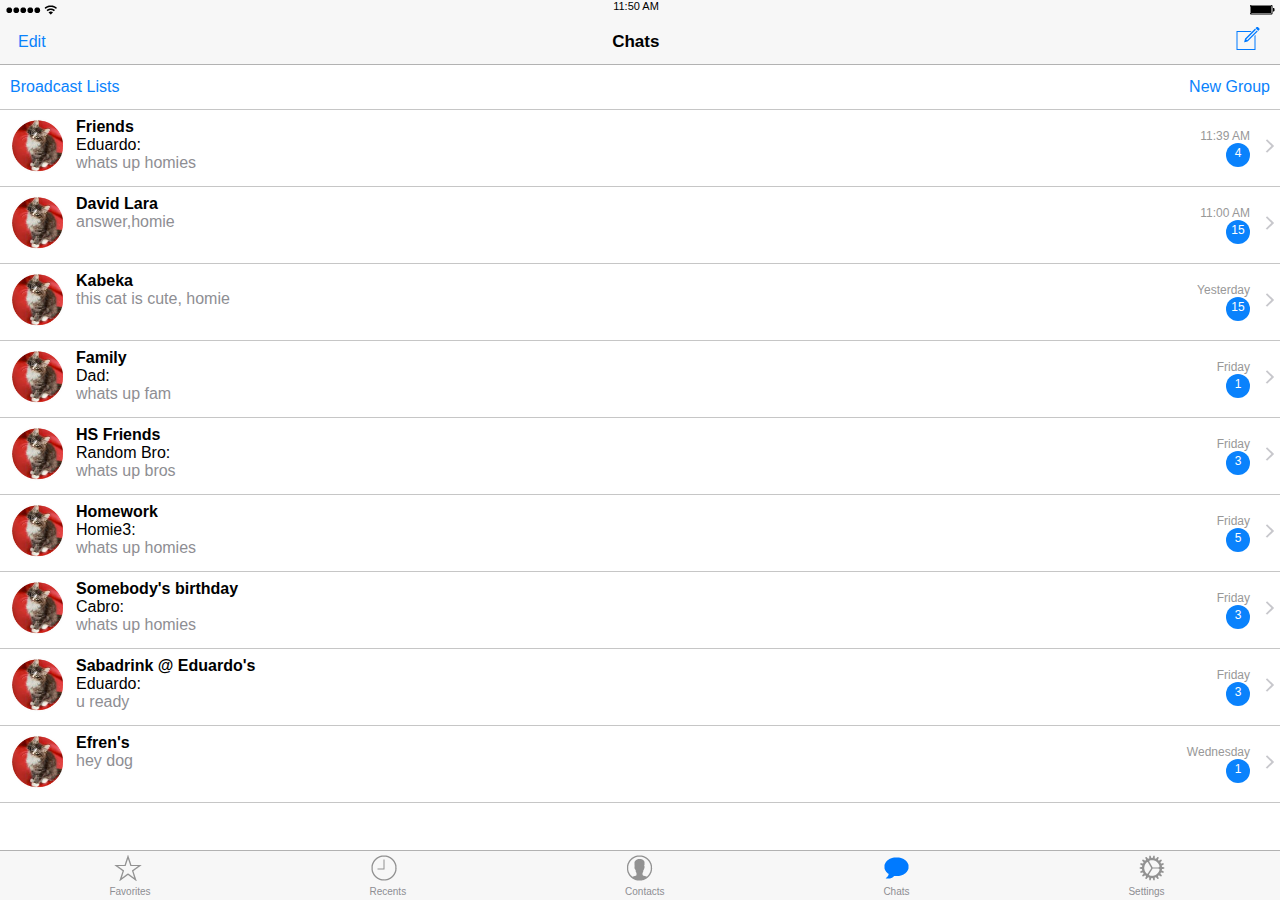
<file: index.html>
<!DOCTYPE html>
<html lang='en'>
  <head>
    <meta charset="utf-8" />
    <title>Whatsapp Mock Up by David Lara yeah</title>
    <link rel='stylesheet' href='styles.css' />
  </head>

  <body>
      <!--This is the first Bar, where's the time/battery/wifi-->
      <nav class='navbar'>
        <div class='statusbar'>
        <span><img src='icons/status-bar-signal.png' /></span>
        <p class='hour'>11:50 AM</p>
        <span><img src='icons/status-bar-battery.png' /></span>
        </div>
        <div class='headwhats'>
          <span><p class='bluetext'>Edit</p></span>
          <span><p class='chatsHead'>Chats</p></span>
          <span><img src='icons/compose-button.png'/></span>
        </div>
       </nav>

      <!--Chat Section, with main options and chats  -->
      <div class='chatSection'>
          <!--This are the 'Broadcast' and 'new Group' options-->
          <div class='optionsChat'>
            <span><p class='bluetext'>Broadcast Lists</p></span>
            <span><p class='bluetext'>New Group</p></span>
          </div>
          <!-- F Chat -->
           <a class = 'chat' href='https://www.whatsapp.com'>
            <div class='chatInfo'>
              <span><img class='icon' src="icons/chat-icon.png" /></span>
              <div class='chatTitles'>
                <span><p class='chatName'>Friends</p></span>
                <span><p class='memberName'>Eduardo:</p></span>
                <span><p class='msj'>whats up homies</p></span>
              </div>
            </div>
            <div class='chatData'>
              <div class='data'>
                <span><p class='time'>11:39 AM</p></span>
                <span><div class='unread'>4</div></span>
              </div>
              <span><img src='icons/cell-accessory.png'/></span>
            </div>
          </a>
          <!-- s chat -->
          <a class = 'chat' href='https://www.whatsapp.com'>
           <div class='chatInfo'>
             <span><img class='icon' src="icons/chat-icon.png" /></span>
             <div class='chatTitles'>
               <span><p class='chatName'>David Lara</p></span>
               <span><p class='msj'>answer,homie</p></span>
             </div>
           </div>
           <div class='chatData'>
             <div class='data'>
               <span><p class='time'>11:00 AM</p></span>
               <span><div class='unread'>15</div></span>
             </div>
             <span><img src='icons/cell-accessory.png'/></span>
           </div>
         </a>
         <!--third chat -->
         <a class = 'chat' href='https://www.whatsapp.com'>
          <div class='chatInfo'>
            <span><img class='icon' src="icons/chat-icon.png" /></span>
            <div class='chatTitles'>
              <span><p class='chatName'>Kabeka</p></span>
              <span><p class='msj'>this cat is cute, homie</p></span>
            </div>
          </div>
          <div class='chatData'>
            <div class='data'>
              <span><p class='time'>Yesterday</p></span>
              <span><div class='unread'>15</div></span>
            </div>
            <span><img src='icons/cell-accessory.png'/></span>
          </div>
          </a>
          <!-- F Chat -->
          <a class = 'chat' href='https://www.whatsapp.com'>
            <div class='chatInfo'>
              <span><img class='icon' src="icons/chat-icon.png" /></span>
              <div class='chatTitles'>
                <span><p class='chatName'>Family</p></span>
                <span><p class='memberName'>Dad:</p></span>
                <span><p class='msj'>whats up fam</p></span>
              </div>
            </div>
            <div class='chatData'>
              <div class='data'>
                <span><p class='time'>Friday</p></span>
                <span><div class='unread'>1</div></span>
              </div>
              <span><img src='icons/cell-accessory.png'/></span>
            </div>
          </a>
          <!-- F Chat -->
          <a class = 'chat' href='https://www.whatsapp.com'>
            <div class='chatInfo'>
              <span><img class='icon' src="icons/chat-icon.png" /></span>
              <div class='chatTitles'>
                <span><p class='chatName'>HS Friends</p></span>
                <span><p class='memberName'>Random Bro:</p></span>
                <span><p class='msj'>whats up bros</p></span>
              </div>
            </div>
            <div class='chatData'>
              <div class='data'>
                <span><p class='time'>Friday</p></span>
                <span><div class='unread'>3</div></span>
              </div>
              <span><img src='icons/cell-accessory.png'/></span>
            </div>
          </a>
          <!-- F Chat -->
          <a class = 'chat' href='https://www.whatsapp.com'>
            <div class='chatInfo'>
              <span><img class='icon' src="icons/chat-icon.png" /></span>
              <div class='chatTitles'>
                <span><p class='chatName'>Homework</p></span>
                <span><p class='memberName'>Homie3:</p></span>
                <span><p class='msj'>whats up homies</p></span>
              </div>
            </div>
            <div class='chatData'>
              <div class='data'>
                <span><p class='time'>Friday</p></span>
                <span><div class='unread'>5</div></span>
              </div>
              <span><img src='icons/cell-accessory.png'/></span>
            </div>
          </a>
          <!-- F Chat -->
          <a class = 'chat' href='https://www.whatsapp.com'>
            <div class='chatInfo'>
              <span><img class='icon' src="icons/chat-icon.png" /></span>
              <div class='chatTitles'>
                <span><p class='chatName'>Somebody's birthday</p></span>
                <span><p class='memberName'>Cabro:</p></span>
                <span><p class='msj'>whats up homies</p></span>
              </div>
            </div>
            <div class='chatData'>
              <div class='data'>
                <span><p class='time'>Friday</p></span>
                <span><div class='unread'>3</div></span>
              </div>
              <span><img src='icons/cell-accessory.png'/></span>
            </div>
          </a>
          <!-- F Chat -->
          <a class = 'chat' href='https://www.whatsapp.com'>
            <div class='chatInfo'>
              <span><img class='icon' src="icons/chat-icon.png" /></span>
              <div class='chatTitles'>
                <span><p class='chatName'>Sabadrink @ Eduardo's</p></span>
                <span><p class='memberName'>Eduardo:</p></span>
                <span><p class='msj'>u ready</p></span>
              </div>
            </div>
            <div class='chatData'>
              <div class='data'>
                <span><p class='time'>Friday</p></span>
                <span><div class='unread'>3</div></span>
              </div>
              <span><img src='icons/cell-accessory.png'/></span>
            </div>
          </a>
          <a class='chat' href='https://www.whatsapp.com'>
            <div class='chatInfo'>
              <span><img class='icon' src='icons/chat-icon.png'/></span>
              <div class='chatTitles'>
                <span><p class='chatName'>Efren's</p></span>
                <span><p class='msj'>hey dog</p></span>
              </div>
            </div>
            <div class='chatData'>
              <div class='data'>
                <span><p class='time'>Wednesday</p></span>
                <span><div class='unread'>1</div></span>
              </div>
              <span><img src='icons/cell-accessory.png'/></span>
            </div>
          </a>

        </div>

      <!--this is the footer -->
      <div class='tabbar'>
        <div class='tabimg'>
        <span><img src='icons/tab-bar-favorites.png'/></span>
        <span><img src='icons/tab-bar-recents.png' /></span>
        <span><img src='icons/tab-bar-contacts.png' /></span>
        <span><img src='icons/tab-bar-chats.png' /></span>
        <spam><img src='icons/tab-bar-settings.png'/></span>
        </div>
        <div class='tabimgtitles'>
          <span><p class='tabtext'>Favorites</p></span>
          <span><p class='tabtext'>Recents</p></span>
          <span><p class='tabtext'>Contacts</p></span>
          <span><p class='tabtext'>Chats</p></span>
          <span><p class='tabtext'>Settings</p></span>
        </div>
      </div>

  </body>
</html>
</file>
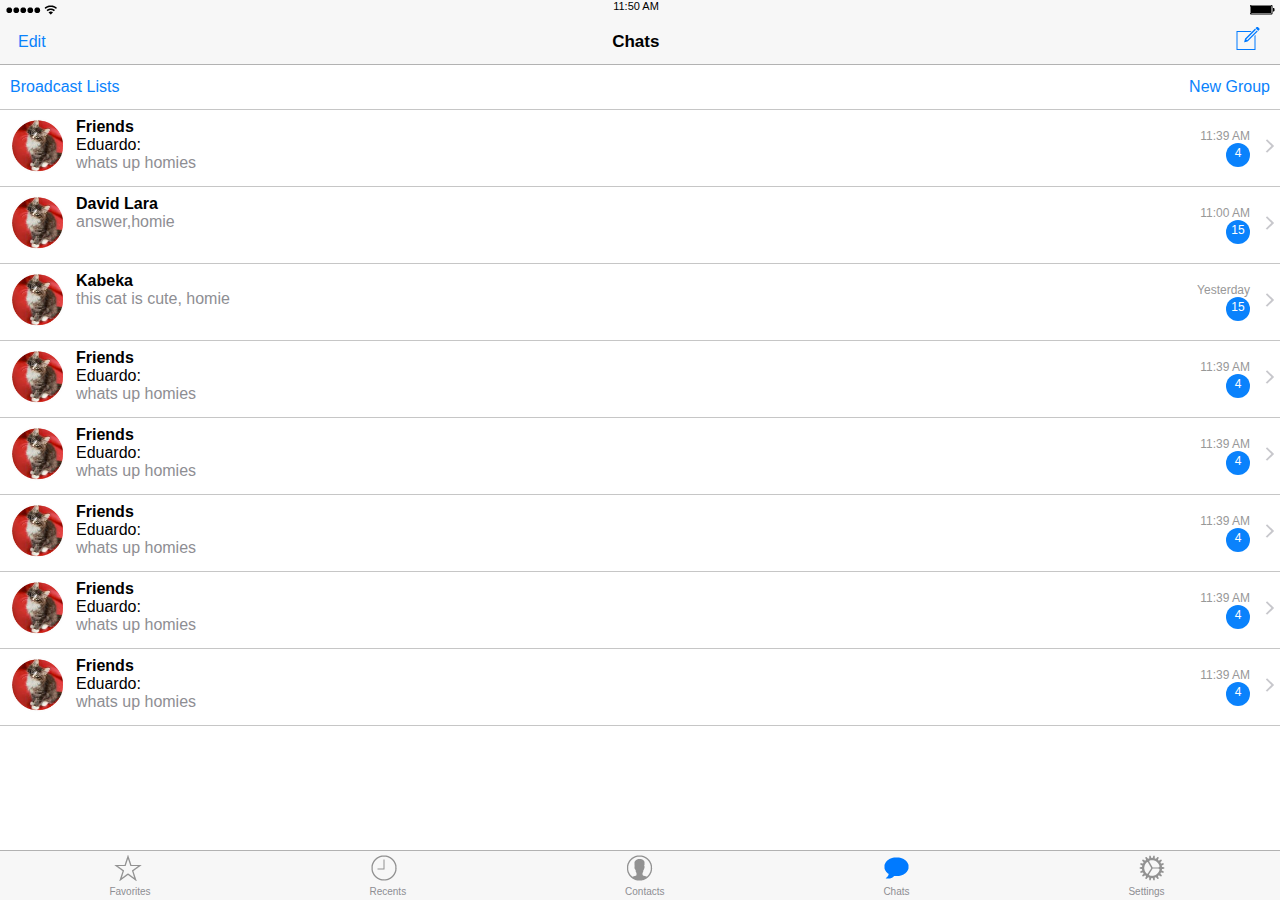
<file: whatsapp.html>
<!DOCTYPE html>
<html lang='en'>
  <head>
    <meta charset="utf-8" />
    <title>Whatsapp</title>
    <link rel='stylesheet' href='styles.css' />
  </head>

  <body>
        <!--This is the first Bar, where's the time/battery/wifi
            bellow there's the chat header and its options-->
       <nav class='navbar'>
        <div class='statusbar'>
        <span><img src='icons/status-bar-signal.png' /></span>
        <p class='hour'>11:50 AM</p>
        <span><img src='icons/status-bar-battery.png' /></span>
        </div>
        <div class='headwhats'>
          <span><p class='bluetext'>Edit</p></span>
          <span><p class='chatsHead'>Chats</p></span>
          <span><img src='icons/compose-button.png'/></span>
        </div>
      </nav>

      <div class='chatSection'>
        <!--This are the 'Broadcast' and 'new Group' options-->
        <div class='optionsChat'>
          <span><p class='bluetext'>Broadcast Lists</p></span>
          <span><p class='bluetext'>New Group</p></span>
        </div>
        <!-- F Chat -->
         <a class = 'chat' href='https://www.whatsapp.com'>
          <div class='chatInfo'>
            <span><img class='icon' src="icons/chat-icon.png" /></span>
            <div class='chatTitles'>
              <span><p class='chatName'>Friends</p></span>
              <span><p class='memberName'>Eduardo:</p></span>
              <span><p class='msj'>whats up homies</p></span>
            </div>
          </div>
          <div class='chatData'>
            <div class='data'>
              <span><p class='time'>11:39 AM</p></span>
              <span><div class='unread'>4</div></span>
            </div>
            <span><img src='icons/cell-accessory.png'/></span>
          </div>
        </a>
        <!-- s chat -->
        <a class = 'chat' href='https://www.whatsapp.com'>
         <div class='chatInfo'>
           <span><img class='icon' src="icons/chat-icon.png" /></span>
           <div class='chatTitles'>
             <span><p class='chatName'>David Lara</p></span>
             <span><p class='msj'>answer,homie</p></span>
           </div>
         </div>
         <div class='chatData'>
           <div class='data'>
             <span><p class='time'>11:00 AM</p></span>
             <span><div class='unread'>15</div></span>
           </div>
           <span><img src='icons/cell-accessory.png'/></span>
         </div>
       </a>
       <!--third chat -->
       <a class = 'chat' href='https://www.whatsapp.com'>
        <div class='chatInfo'>
          <span><img class='icon' src="icons/chat-icon.png" /></span>
          <div class='chatTitles'>
            <span><p class='chatName'>Kabeka</p></span>
            <span><p class='msj'>this cat is cute, homie</p></span>
          </div>
        </div>
        <div class='chatData'>
          <div class='data'>
            <span><p class='time'>Yesterday</p></span>
            <span><div class='unread'>15</div></span>
          </div>
          <span><img src='icons/cell-accessory.png'/></span>
        </div>
        </a>
        <!-- F Chat -->
        <a class = 'chat' href='https://www.whatsapp.com'>
          <div class='chatInfo'>
            <span><img class='icon' src="icons/chat-icon.png" /></span>
            <div class='chatTitles'>
              <span><p class='chatName'>Friends</p></span>
              <span><p class='memberName'>Eduardo:</p></span>
              <span><p class='msj'>whats up homies</p></span>
            </div>
          </div>
          <div class='chatData'>
            <div class='data'>
              <span><p class='time'>11:39 AM</p></span>
              <span><div class='unread'>4</div></span>
            </div>
            <span><img src='icons/cell-accessory.png'/></span>
          </div>
        </a>
        <!-- F Chat -->
        <a class = 'chat' href='https://www.whatsapp.com'>
          <div class='chatInfo'>
            <span><img class='icon' src="icons/chat-icon.png" /></span>
            <div class='chatTitles'>
              <span><p class='chatName'>Friends</p></span>
              <span><p class='memberName'>Eduardo:</p></span>
              <span><p class='msj'>whats up homies</p></span>
            </div>
          </div>
          <div class='chatData'>
            <div class='data'>
              <span><p class='time'>11:39 AM</p></span>
              <span><div class='unread'>4</div></span>
            </div>
            <span><img src='icons/cell-accessory.png'/></span>
          </div>
        </a>
        <!-- F Chat -->
        <a class = 'chat' href='https://www.whatsapp.com'>
          <div class='chatInfo'>
            <span><img class='icon' src="icons/chat-icon.png" /></span>
            <div class='chatTitles'>
              <span><p class='chatName'>Friends</p></span>
              <span><p class='memberName'>Eduardo:</p></span>
              <span><p class='msj'>whats up homies</p></span>
            </div>
          </div>
          <div class='chatData'>
            <div class='data'>
              <span><p class='time'>11:39 AM</p></span>
              <span><div class='unread'>4</div></span>
            </div>
            <span><img src='icons/cell-accessory.png'/></span>
          </div>
        </a>
        <!-- F Chat -->
        <a class = 'chat' href='https://www.whatsapp.com'>
          <div class='chatInfo'>
            <span><img class='icon' src="icons/chat-icon.png" /></span>
            <div class='chatTitles'>
              <span><p class='chatName'>Friends</p></span>
              <span><p class='memberName'>Eduardo:</p></span>
              <span><p class='msj'>whats up homies</p></span>
            </div>
          </div>
          <div class='chatData'>
            <div class='data'>
              <span><p class='time'>11:39 AM</p></span>
              <span><div class='unread'>4</div></span>
            </div>
            <span><img src='icons/cell-accessory.png'/></span>
          </div>
        </a>
        <!-- F Chat -->
        <a class = 'chat' href='https://www.whatsapp.com'>
          <div class='chatInfo'>
            <span><img class='icon' src="icons/chat-icon.png" /></span>
            <div class='chatTitles'>
              <span><p class='chatName'>Friends</p></span>
              <span><p class='memberName'>Eduardo:</p></span>
              <span><p class='msj'>whats up homies</p></span>
            </div>
          </div>
          <div class='chatData'>
            <div class='data'>
              <span><p class='time'>11:39 AM</p></span>
              <span><div class='unread'>4</div></span>
            </div>
            <span><img src='icons/cell-accessory.png'/></span>
          </div>
        </a>

      </div>



      <!--this is the footer -->
      <div class='tabbar'>
        <div class='tabimg'>
        <span><img src='icons/tab-bar-favorites.png'/></span>
        <span><img src='icons/tab-bar-recents.png' /></span>
        <span><img src='icons/tab-bar-contacts.png' /></span>
        <span><img src='icons/tab-bar-chats.png' /></span>
        <spam><img src='icons/tab-bar-settings.png'/></span>
        </div>
        <div class='tabimgtitles'>
          <span><p class='tabtext'>Favorites</p></span>
          <span><p class='tabtext'>Recents</p></span>
          <span><p class='tabtext'>Contacts</p></span>
          <span><p class='tabtext'>Chats</p></span>
          <span><p class='tabtext'>Settings</p></span>
        </div>
      </div>

  </body>
</html>
</file>
<file: styles.css>
*{
  margin:0;
  padding: 0;
}


.navbar{
  background-color: rgb(247,247,247);
  border-bottom: 1px solid rgb(178,178,178);
  display: flex;
  position: fixed;
  /*z-index: 1;*/
  flex-flow: column;
  height: 64px;
  width: 100%;
}

.statusbar{
  height: 20px;
  display:flex;
  justify-content: space-between;
}

p.hour{
  font-family: sans-serif;
  padding-right: 8px;
  font-size: 11px;
  font:arial;
}


.headwhats{
  height: 44px;
  padding-right: 10px;
  padding-left: 18px;
  display:flex;
  justify-content: space-between;
  align-items: center;
}

.bluetext{
  font-size: 16px;
  font:arial;
  font-family: sans-serif;
  color: rgb(10,130,252);
}
.chatsHead{
  font-size: 17px;
  font:arial;
  font-family: sans-serif;
  font-weight: bold;
}

.chatSection{
  position:fixed;
  overflow: auto; /* for scroll */
  width: 100%;
  top: 65px; /*Aqui termina el navbaar*/
  bottom: 51px; /*Aqui empieza el tabbar*/
}
.optionsChat{
  height: 44px;
  background-color: rgb(255,255,255);
  align-items: center;
  border-bottom: 1px solid rgb(198,198,198);
  position:relative;
  display: flex;
  flex-direction: row;
  justify-content: space-between;
  padding-left: 10px;
  padding-right: 10px;
}
.chat{
  height: 76px;
  background-color: rgb(255,255,255);
  border-bottom: 1px solid rgb(198,198,198);
  display: flex;
  position: relative;
  flex-direction:row;
  justify-content: space-between;
  align-items: center;
}

.chatInfo{
  display: flex;
  flex-direction: row;
}
.icon{
  height: 56px;
  width: 56px;
  border-radius: 50%;
  margin-right: 10px;
  margin-left: 10px;
}
.chatTitles{
  display: flex;
  flex-direction: column;
}
.chatName{
  font:arial;
  font-family: sans-serif;
  font-weight: bold;
  font-size: 16px;
  color:black;
}
.memberName{
  font:Arial;
  font-family: sans-serif;
  font-size: 16px;
  color: rgb(0,0,0);
}
.msj{
  font-size: 16px;
  font-family: sans-serif;
  font:Arial;
  color:rgb(142,142,147);
}
.chatData{
  display: flex;
  flex-direction: row;
  align-items: center;
}
.data{
  display:flex;
  flex-direction: column;
  justify-content: flex-end;
  align-items: flex-end;
  margin-right: 10px;
}
.unread{
  text-align: center;
  margin: auto;
  height: 18px;
  width: 18px;
  padding: 3px;
  border-radius: 50%;
  color: white;
  background-color: rgb(10,130,252);
  font-size: 12px;
  font:Arial;
  font-family: sans-serif;
}
.time{
  font-size:12px;
  font:Arial;
  font-family: sans-serif;
  color:rgb(152,152,152);
}

.tabbar{
  display: flex;
  flex-direction: column;
  position: fixed;
  bottom: 0px;
  height: 49px;
  width: 100%;
  background-color: rgb(247,247,247);
  border-top: 1px solid rgb(178,178,178);
}
.tabimg{
  margin-top: 3px;
  display: flex;
  justify-content: space-around;

}
.tabimgtitles{
  display: flex;
  flex-direction: row;
  justify-content: space-around;
  font-size: 10px;
  padding-right:6px;
  font-family: sans-serif;
  color: rgb(142,142,147);
  font:arial;
}

a{
  text-decoration: none;
}
</file>
